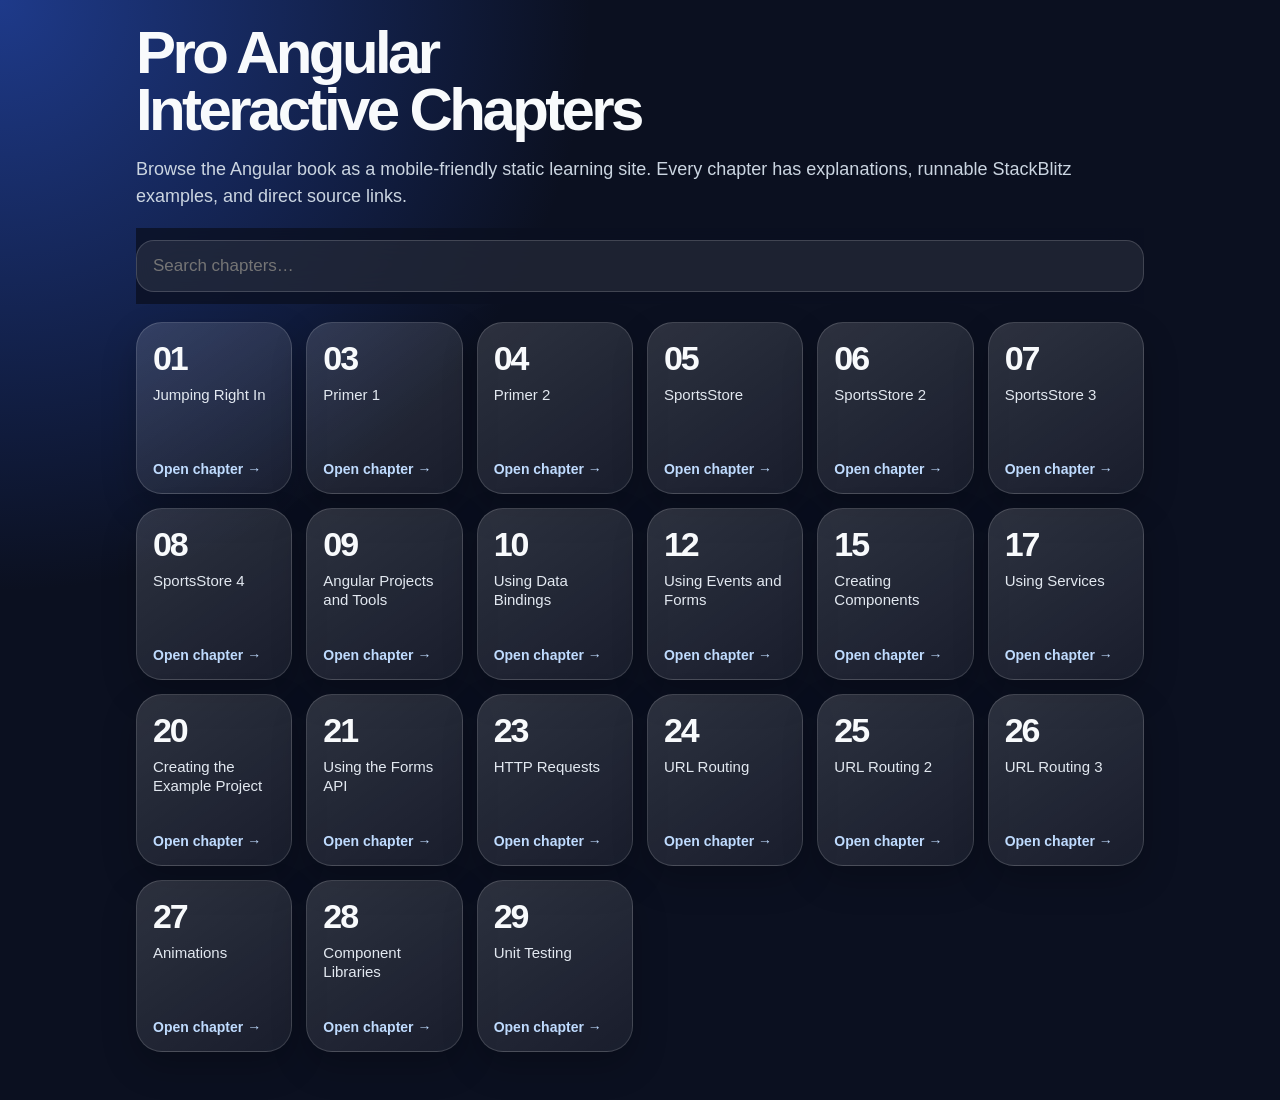
<file: index.html>
<!doctype html><html lang="en"><head><meta charset="utf-8"/><meta name="viewport" content="width=device-width, initial-scale=1, viewport-fit=cover"/><meta name="theme-color" content="#111827"/><link rel="manifest" href="manifest.webmanifest"/><link rel="stylesheet" href="style.css"/><title>Pro Angular Chapter Launcher</title><style>.shell{max-width:1040px;margin:0 auto;padding:24px 16px 48px}.toolbar{position:sticky;top:0;z-index:5;padding:12px 0;backdrop-filter:blur(18px);background:rgba(11,16,32,.78)}input{width:100%;border:1px solid rgba(255,255,255,.16);border-radius:18px;padding:15px 16px;font-size:17px;background:rgba(255,255,255,.08);color:#fff;outline:none}.grid{display:grid;gap:14px;grid-template-columns:repeat(auto-fit,minmax(155px,1fr));margin-top:18px}.tile{min-height:172px;display:flex;flex-direction:column;justify-content:space-between;padding:16px;border-radius:26px;background:linear-gradient(145deg,rgba(255,255,255,.14),rgba(255,255,255,.06));border:1px solid rgba(255,255,255,.15);color:inherit;text-decoration:none;box-shadow:0 14px 35px rgba(0,0,0,.22)}.num{font-size:34px;font-weight:800;letter-spacing:-.06em}.title{font-size:15px;color:#e2e8f0;line-height:1.25;margin-top:8px}.launch{color:#bfdbfe;font-weight:800;font-size:14px}</style></head><body><main class="shell"><h1>Pro Angular<br/>Interactive Chapters</h1><p class="lede">Browse the Angular book as a mobile-friendly static learning site. Every chapter has explanations, runnable StackBlitz examples, and direct source links.</p><div class="toolbar"><input id="search" placeholder="Search chapters…" autocomplete="off"/></div><section id="grid" class="grid"></section></main><script>const chapters=[['01','Jumping Right In'],['03','Primer 1'],['04','Primer 2'],['05','SportsStore'],['06','SportsStore 2'],['07','SportsStore 3'],['08','SportsStore 4'],['09','Angular Projects and Tools'],['10','Using Data Bindings'],['12','Using Events and Forms'],['15','Creating Components'],['17','Using Services'],['20','Creating the Example Project'],['21','Using the Forms API'],['23','HTTP Requests'],['24','URL Routing'],['25','URL Routing 2'],['26','URL Routing 3'],['27','Animations'],['28','Component Libraries'],['29','Unit Testing']];const grid=document.getElementById('grid');const search=document.getElementById('search');function render(q=''){grid.innerHTML='';chapters.filter(c=>!q||`${c[0]} ${c[1]}`.toLowerCase().includes(q.toLowerCase())).forEach(c=>{const a=document.createElement('a');a.className='tile';a.href=`chapter.html?id=${c[0]}`;a.innerHTML=`<div><div class="num">${c[0]}</div><div class="title">${c[1]}</div></div><div class="launch">Open chapter →</div>`;grid.appendChild(a);});}search.addEventListener('input',e=>render(e.target.value));render();</script></body></html>
</file>
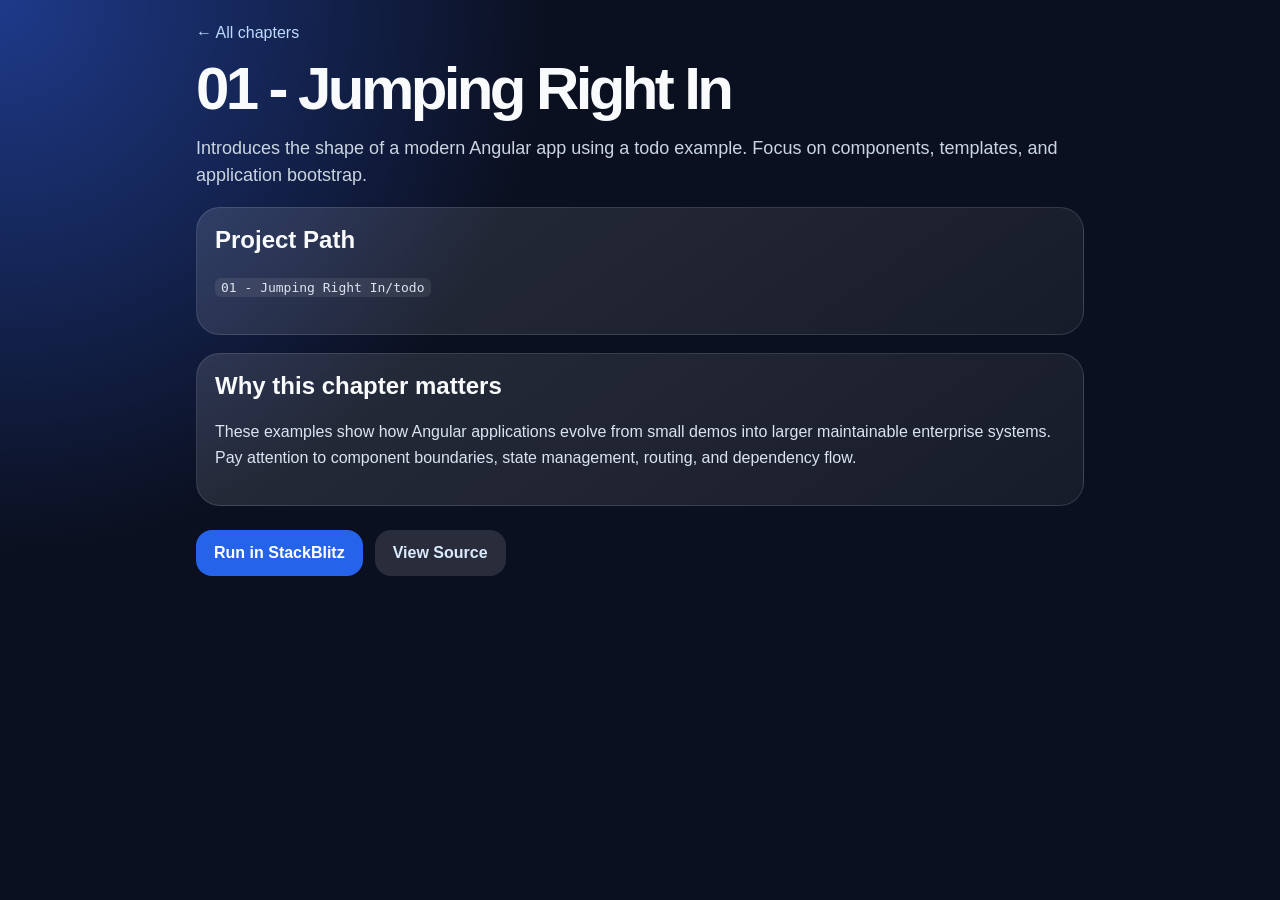
<file: chapter.html>
<!doctype html><html lang="en"><head><meta charset="utf-8"><meta name="viewport" content="width=device-width,initial-scale=1"><title>Angular Chapter</title><link rel="stylesheet" href="style.css"></head><body><main class="page"><a class="back" href="index.html">← All chapters</a><div id="app"></div></main><script>const chapters={'01':['Jumping Right In','01 - Jumping Right In/todo','Introduces the shape of a modern Angular app using a todo example. Focus on components, templates, and application bootstrap.'],'03':['Primer 1','03 - Primer 1/End of Chapter/Primer','Covers Angular fundamentals and how templates connect to component logic.'],'04':['Primer 2','04 - Primer 2/End of Chapter/Primer','Builds deeper understanding of Angular application flow and project organization.'],'05':['SportsStore','05 - SportsStore/SportsStore','Starts the long-running SportsStore example and introduces scalable architecture.'],'06':['SportsStore 2','06 - SportsStore 2/End of Chapter/SportsStore','Expands the commerce example with more state and reusable functionality.'],'07':['SportsStore 3','07 - SportsStore 3/End of Chapter/SportsStore','Shows routing, data flow, and larger application structure.'],'08':['SportsStore 4','08 - SportsStore 4/End of Chapter/SportsStore','Demonstrates more advanced enterprise patterns inside a realistic app.'],'09':['Angular Projects and Tools','09  - Angular Projects and Tools/example','Explains Angular CLI and development tooling.'],'10':['Using Data Bindings','10  - Using Data Bindings/example','Focuses on how Angular synchronizes state with the UI.'],'12':['Using Events and Forms','12 - Using Events and Forms/End of Chapter/example','Introduces event handling and forms.'],'15':['Creating Components','15 - Creating Components/End of Chapter/example','Shows how to structure reusable UI building blocks.'],'17':['Using Services','17 - Using Services/End of Chapter/example','Covers dependency injection and shared application logic.'],'20':['Creating the Example Project','20 - Creating the Example Project/exampleApp','Starts a more advanced example application.'],'21':['Using the Forms API','21 - Using the Forms API/End of Chapter/exampleApp','Deep dive into Angular forms and validation.'],'23':['HTTP Requests','23 - HTTP Requests/End of Chapter/exampleApp','Shows how Angular applications communicate with APIs.'],'24':['URL Routing','24 - URL Routing/End of Chapter/exampleApp','Introduces navigation and application routing.'],'25':['URL Routing 2','25 - URL Routing 2/End of Chapter/exampleApp','More advanced routing features and nested application state.'],'26':['URL Routing 3','26 - URL Routing 3/End of Chapter/exampleApp','Continues deeper routing patterns and route organization.'],'27':['Animations','27 - Animations/End of Chapter/exampleApp','Demonstrates Angular animation APIs and transitions.'],'28':['Component Libraries','28 - Component Libraries/End of Chapter/exampleApp','Shows how to organize reusable UI systems.'],'29':['Unit Testing','29 - Unit Testing/End of Chapter/exampleApp','Introduces Angular testing patterns and test structure.']}; const id=new URLSearchParams(location.search).get('id')||'01'; const c=chapters[id]; const repo='https://github.com/Apress/pro-angular-5ed/tree/main/'; const sb='https://stackblitz.com/github/Apress/pro-angular-5ed/tree/main/'; const path=encodeURI(c[1]); document.getElementById('app').innerHTML=`<h1>${id} - ${c[0]}</h1><p class="lede">${c[2]}</p><section class="card"><h2>Project Path</h2><p><code>${c[1]}</code></p></section><section class="card"><h2>Why this chapter matters</h2><p>These examples show how Angular applications evolve from small demos into larger maintainable enterprise systems. Pay attention to component boundaries, state management, routing, and dependency flow.</p></section><div class="actions"><a class="btn" href="${sb}${path}" target="_blank">Run in StackBlitz</a><a class="btn secondary" href="${repo}${path}" target="_blank">View Source</a></div>`;</script></body></html>
</file>
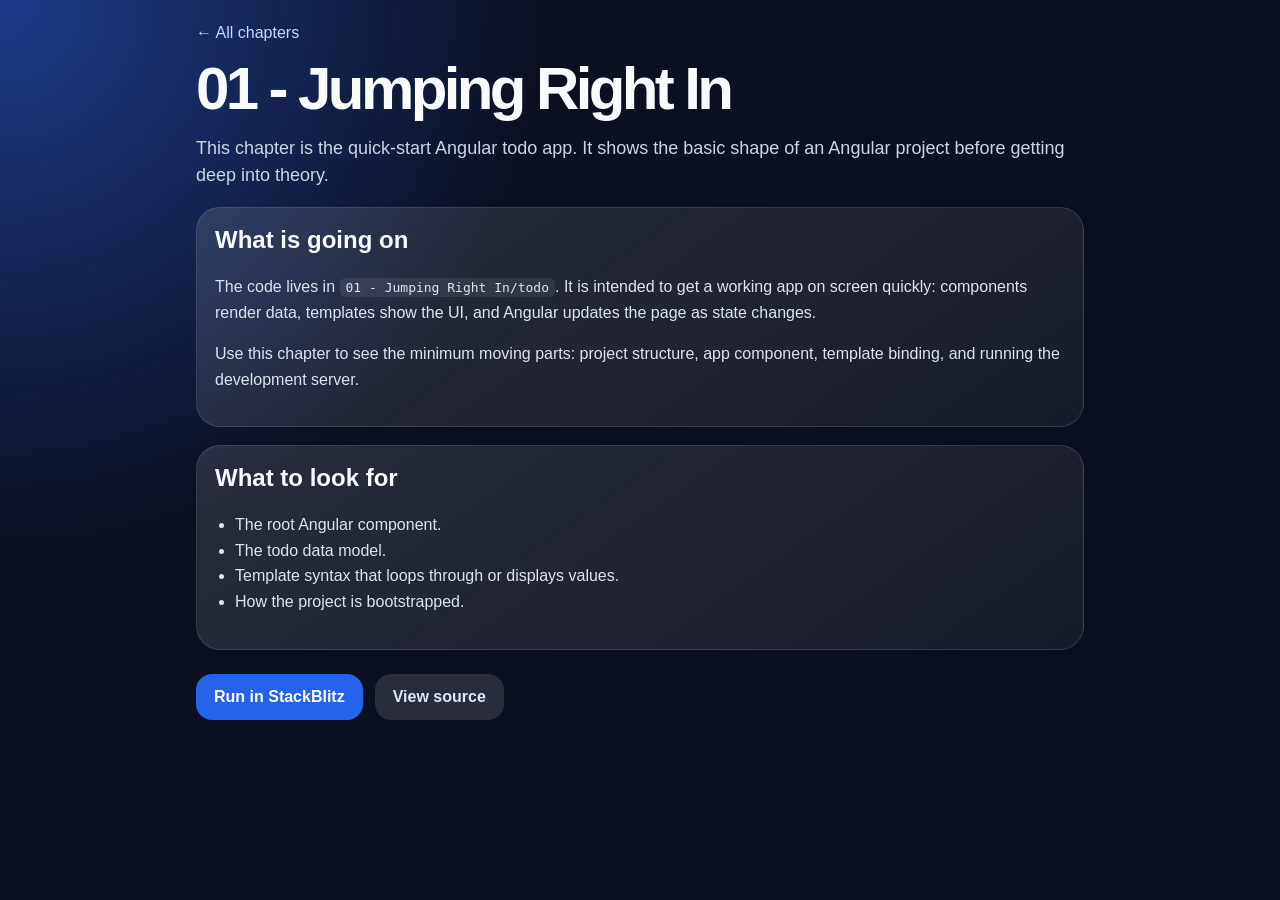
<file: chapters/01.html>
<!doctype html><html lang="en"><head><meta charset="utf-8"><meta name="viewport" content="width=device-width,initial-scale=1"><title>Chapter 01 - Jumping Right In</title><link rel="stylesheet" href="../style.css"></head><body><main class="page"><a class="back" href="../index.html">← All chapters</a><h1>01 - Jumping Right In</h1><p class="lede">This chapter is the quick-start Angular todo app. It shows the basic shape of an Angular project before getting deep into theory.</p><section class="card"><h2>What is going on</h2><p>The code lives in <code>01 - Jumping Right In/todo</code>. It is intended to get a working app on screen quickly: components render data, templates show the UI, and Angular updates the page as state changes.</p><p>Use this chapter to see the minimum moving parts: project structure, app component, template binding, and running the development server.</p></section><section class="card"><h2>What to look for</h2><ul><li>The root Angular component.</li><li>The todo data model.</li><li>Template syntax that loops through or displays values.</li><li>How the project is bootstrapped.</li></ul></section><div class="actions"><a class="btn" href="https://stackblitz.com/github/Apress/pro-angular-5ed/tree/main/01%20-%20Jumping%20Right%20In/todo" target="_blank">Run in StackBlitz</a><a class="btn secondary" href="https://github.com/Apress/pro-angular-5ed/tree/main/01%20-%20Jumping%20Right%20In/todo" target="_blank">View source</a></div></main></body></html>
</file>
<file: style.css>
:root{color-scheme:dark;font-family:-apple-system,BlinkMacSystemFont,"Segoe UI",sans-serif;background:#0b1020;color:#f8fafc}*{box-sizing:border-box}body{margin:0;min-height:100vh;background:radial-gradient(circle at top left,#1e3a8a,transparent 35%),#0b1020}.page{max-width:920px;margin:0 auto;padding:24px 16px 64px}.back{color:#bfdbfe;text-decoration:none;display:inline-block;margin-bottom:18px}h1{font-size:clamp(34px,8vw,60px);line-height:.95;letter-spacing:-.06em;margin:0 0 18px}.lede{font-size:18px;color:#cbd5e1;line-height:1.5}.card{margin-top:18px;padding:18px;border-radius:24px;background:linear-gradient(145deg,rgba(255,255,255,.12),rgba(255,255,255,.05));border:1px solid rgba(255,255,255,.12)}.card h2{margin-top:0}.card p,.card li{color:#dbe4f1;line-height:1.6}.actions{display:flex;gap:12px;flex-wrap:wrap;margin-top:24px}.btn{display:inline-flex;padding:14px 18px;border-radius:16px;background:#2563eb;color:white;text-decoration:none;font-weight:700}.btn.secondary{background:rgba(255,255,255,.12);color:#dbeafe}code{background:rgba(255,255,255,.08);padding:2px 6px;border-radius:6px}ul{padding-left:20px}
</file>
